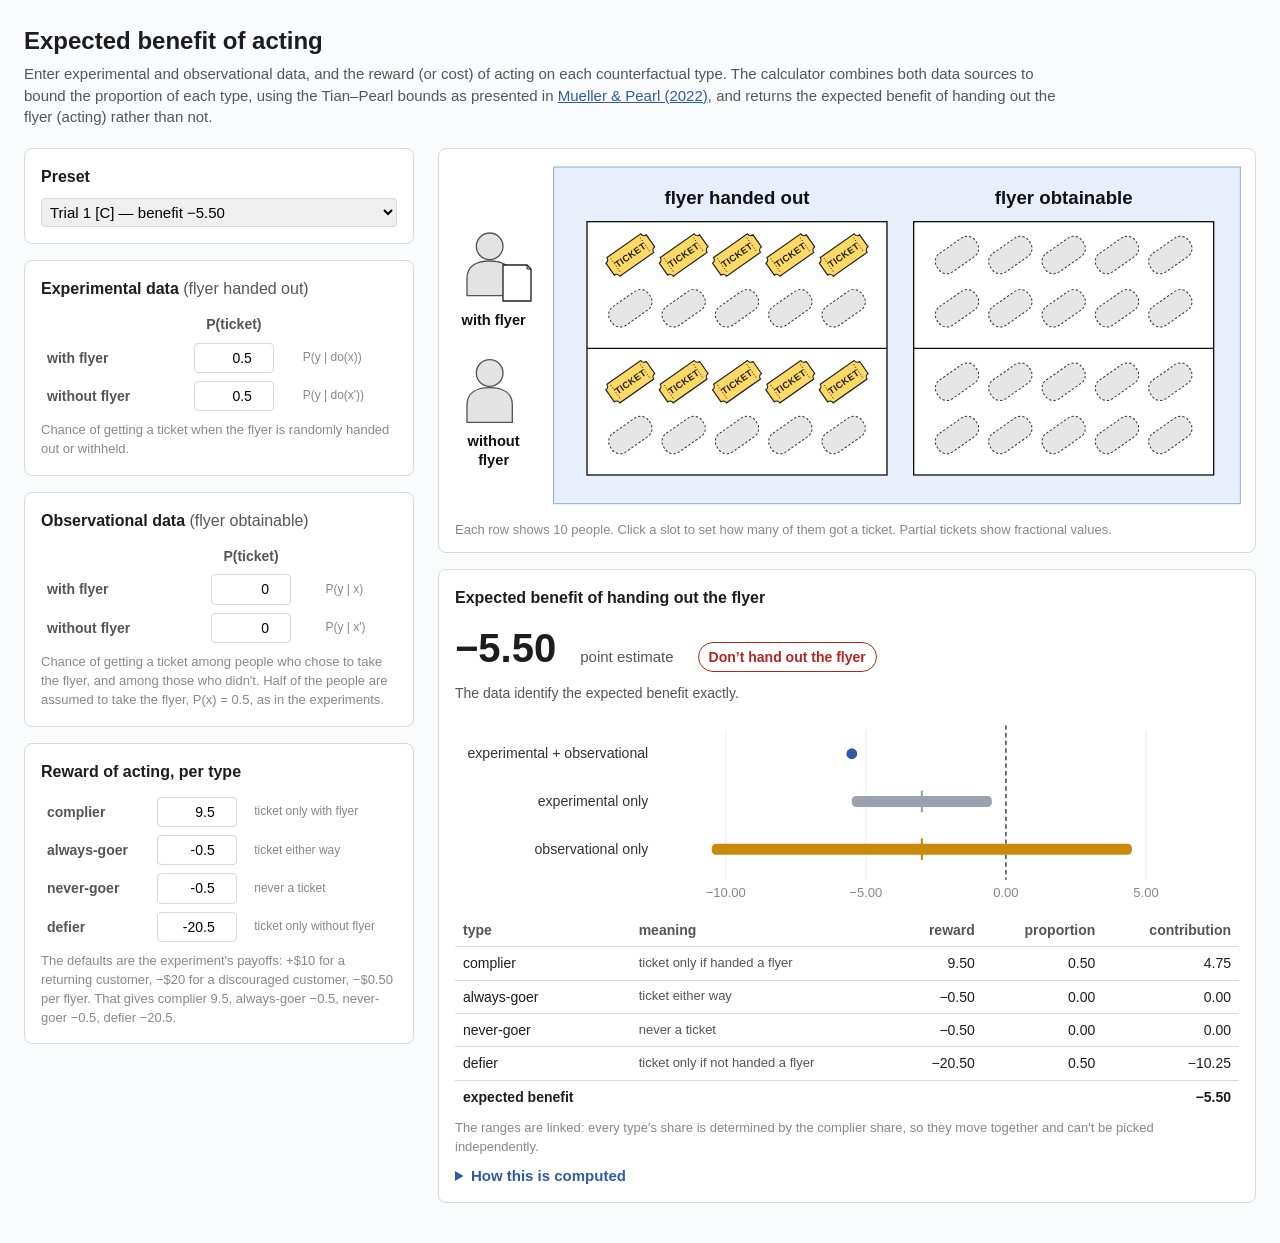
<file: docs/calculator/index.html>
<!DOCTYPE html>
<html lang="en">
<head>
<meta charset="utf-8">
<meta name="viewport" content="width=device-width, initial-scale=1">
<title>Expected benefit calculator</title>
<style>
  :root {
    --ink: #1d1d1f;
    --ink-2: #555;
    --ink-3: #888;
    --line: #d6d9de;
    --panel: #e9effa;
    --panel-border: #8eaadb;
    --accent: #2f5aa8;
    --good: #1e7a3c;
    --bad: #b3261e;
    --warn-bg: #fff4e5;
    --err-bg: #fdecea;
  }
  * { box-sizing: border-box; }
  body {
    margin: 0; padding: 24px; color: var(--ink);
    font-family: -apple-system, BlinkMacSystemFont, "Helvetica Neue", Arial, sans-serif;
    font-size: 15px; line-height: 1.45; background: #fafbfc;
  }
  h1 { font-size: 24px; margin: 0 0 4px; }
  h2 { font-size: 16px; margin: 0 0 10px; }
  p.lede { margin: 0 0 20px; color: var(--ink-2); max-width: 70em; }
  .layout { display: grid; grid-template-columns: 390px 1fr; gap: 24px; align-items: start; }
  @media (max-width: 1000px) { .layout { grid-template-columns: 1fr; } }
  .card { background: #fff; border: 1px solid var(--line); border-radius: 8px; padding: 16px; margin-bottom: 16px; }
  .card .hint { color: var(--ink-3); font-size: 13px; margin: 6px 0 0; }
  table.grid { border-collapse: collapse; width: 100%; }
  table.grid th, table.grid td { padding: 4px 6px; text-align: center; font-size: 14px; }
  table.grid th { font-weight: 600; color: var(--ink-2); }
  table.grid th.row { text-align: left; }
  table.grid td.norm { color: var(--ink-3); font-size: 12px; text-align: left; }
  input[type=number] { width: 80px; padding: 4px 6px; font: inherit; border: 1px solid var(--line); border-radius: 4px; text-align: right; }
  input[type=number]:focus { outline: 2px solid var(--accent); outline-offset: -1px; }
  select { font: inherit; padding: 4px; border-radius: 4px; border: 1px solid var(--line); width: 100%; }
  .figure { background: #fff; border: 1px solid var(--line); border-radius: 8px; padding: 8px; margin-bottom: 16px; }
  .figure svg { width: 100%; height: auto; display: block; }
  .figure .hint { color: var(--ink-3); font-size: 13px; margin: 4px 8px; }
  .slot { cursor: pointer; }
  .slot:hover .hover-ring { stroke: var(--accent); stroke-width: 3; }
  .headline { display: flex; flex-wrap: wrap; gap: 24px; align-items: baseline; }
  .headline .big { font-size: 40px; font-weight: 700; font-variant-numeric: tabular-nums; }
  .headline .range { color: var(--ink-2); font-variant-numeric: tabular-nums; }
  .badge { display: inline-block; padding: 4px 10px; border-radius: 999px; font-weight: 600; font-size: 14px; border: 1.5px solid currentColor; }
  .badge.act { color: var(--good); }
  .badge.dont { color: var(--bad); }
  .badge.neutral { color: var(--ink-2); }
  .note { color: var(--ink-2); font-size: 14px; margin-top: 6px; }
  .msg { padding: 10px 12px; border-radius: 6px; margin-bottom: 12px; font-size: 14px; }
  .msg.err { background: var(--err-bg); color: var(--bad); }
  table.types { border-collapse: collapse; width: 100%; font-variant-numeric: tabular-nums; }
  table.types th, table.types td { padding: 6px 8px; border-bottom: 1px solid var(--line); text-align: right; font-size: 14px; }
  table.types th:first-child, table.types td:first-child, table.types td.desc { text-align: left; }
  table.types th { color: var(--ink-2); font-weight: 600; }
  table.types td.desc { color: var(--ink-2); font-size: 13px; }
  table.types tfoot td { font-weight: 700; border-bottom: none; }
  details { margin-top: 8px; }
  summary { cursor: pointer; color: var(--accent); font-weight: 600; }
  table.terms { border-collapse: collapse; font-size: 13px; font-variant-numeric: tabular-nums; margin: 6px 0 12px; }
  table.terms td { padding: 2px 10px 2px 0; }
  table.terms tr.active td { font-weight: 700; color: var(--accent); }
  .mono { font-family: ui-monospace, Menlo, monospace; font-size: 13px; }
  .chart-tip { position: fixed; pointer-events: none; background: #1d1d1f; color: #fff; padding: 6px 8px; border-radius: 4px; font-size: 12px; display: none; z-index: 10; }
  a { color: var(--accent); }
</style>
</head>
<body>

<h1>Expected benefit of acting</h1>
<p class="lede">
  Enter experimental and observational data, and the reward (or cost) of acting on each counterfactual
  type. The calculator combines both data sources to bound the proportion of each type, using the
  Tian&ndash;Pearl bounds as presented in
  <a href="https://arxiv.org/abs/2208.09558" target="_blank" rel="noopener">Mueller &amp; Pearl (2022)</a>,
  and returns the expected benefit of handing out the flyer (acting) rather than not.
</p>

<div class="layout">
  <div>
    <div class="card">
      <h2>Preset</h2>
      <select id="preset"></select>
    </div>

    <div class="card">
      <h2>Experimental data <span style="font-weight:400;color:var(--ink-2)">(flyer handed out)</span></h2>
      <table class="grid">
        <tr><th></th><th>P(ticket)</th><th></th></tr>
        <tr><th class="row">with flyer</th>
          <td><input type="number" id="exp-x" min="0" max="1" step="0.1"></td>
          <td class="norm">P(y | do(x))</td></tr>
        <tr><th class="row">without flyer</th>
          <td><input type="number" id="exp-xp" min="0" max="1" step="0.1"></td>
          <td class="norm">P(y | do(x'))</td></tr>
      </table>
      <p class="hint">Chance of getting a ticket when the flyer is randomly handed out or withheld.</p>
    </div>
    <div class="card">
      <h2>Observational data <span style="font-weight:400;color:var(--ink-2)">(flyer obtainable)</span></h2>
      <table class="grid">
        <tr><th></th><th>P(ticket)</th><th></th></tr>
        <tr><th class="row">with flyer</th>
          <td><input type="number" id="obs-x" min="0" max="1" step="0.1"></td>
          <td class="norm">P(y | x)</td></tr>
        <tr><th class="row">without flyer</th>
          <td><input type="number" id="obs-xp" min="0" max="1" step="0.1"></td>
          <td class="norm">P(y | x')</td></tr>
      </table>
      <p class="hint">Chance of getting a ticket among people who chose to take the flyer, and among those who didn't. Half of the people are assumed to take the flyer, P(x) = 0.5, as in the experiments.</p>
    </div>
    <div class="card">
      <h2>Reward of acting, per type</h2>
      <table class="grid">
        <tr><th class="row">complier</th><td><input type="number" id="r-complier" step="0.5"></td><td class="norm">ticket only with flyer</td></tr>
        <tr><th class="row">always-goer</th><td><input type="number" id="r-always" step="0.5"></td><td class="norm">ticket either way</td></tr>
        <tr><th class="row">never-goer</th><td><input type="number" id="r-never" step="0.5"></td><td class="norm">never a ticket</td></tr>
        <tr><th class="row">defier</th><td><input type="number" id="r-defier" step="0.5"></td><td class="norm">ticket only without flyer</td></tr>
      </table>
      <p class="hint">The defaults are the experiment's payoffs: +$10 for a returning customer, &minus;$20 for a
        discouraged customer, &minus;$0.50 per flyer. That gives complier 9.5, always-goer &minus;0.5,
        never-goer &minus;0.5, defier &minus;20.5.</p>
    </div>
  </div>

  <div>
    <div class="figure">
      <svg id="fig" viewBox="0 0 1200 540" role="img" aria-label="Experimental and observational data"></svg>
      <p class="hint">Each row shows 10 people. Click a slot to set how many of them got a ticket. Partial
        tickets show fractional values.</p>
    </div>

    <div class="card" id="results"></div>
  </div>
</div>

<div class="chart-tip" id="tip"></div>

<script src="benefit.js"></script>
<script>
(function () {
  const NS = "http://www.w3.org/2000/svg";
  const DEFAULT_REWARDS = { complier: 9.5, always: -0.5, never: -0.5, defier: -20.5 };

  // Trials from Table 1 of the manuscript (ordered by expected benefit):
  // label, P(y|do(x)), P(y|do(x')), P(y|x), P(y|x'), expected benefit.
  // Observational P(x) = 0.5. (A)-(F) refer to Figure 2, [A]-[F] to Figure 6.
  const TRIALS = [
    ["1 [C]", 0.5, 0.5, 0.0, 0.0, -5.5],
    ["2 [A]", 0.5, 0.5, 1.0, 1.0, -5.5],
    ["3", 0.5, 0.4, 0.0, 0.0, -3.5],
    ["4", 0.6, 0.5, 0.2, 0.0, -3.5],
    ["5", 0.6, 0.5, 1.0, 1.0, -3.5],
    ["6", 0.6, 0.4, 0.2, 0.0, -2.0],
    ["7 [E]", 0.7, 0.5, 0.4, 0.0, -1.5],
    ["8 (A)", 0.7, 0.5, 1.0, 1.0, -1.5],
    ["9", 0.5, 0.3, 0.0, 0.0, -1.5],
    ["10 (D), [D]", 0.5, 0.5, 0.0, 1.0, -0.5],
    ["11 (E), [B]", 0.5, 0.5, 1.0, 0.0, -0.5],
    ["12", 0.5, 0.4, 1.0, 0.0, 0.5],
    ["13", 0.6, 0.5, 0.2, 1.0, 0.5],
    ["14", 0.6, 0.5, 1.0, 0.0, 0.5],
    ["15", 0.5, 0.2, 0.0, 0.0, 0.5],
    ["16", 0.6, 0.4, 1.0, 0.0, 1.5],
    ["17 (C), [F]", 0.7, 0.5, 0.4, 1.0, 1.5],
    ["18 (B)", 0.7, 0.5, 1.0, 0.0, 1.5],
    ["19", 0.5, 0.3, 1.0, 0.0, 1.5],
    ["20", 0.7, 0.3, 1.0, 0.6, 1.5],
    ["21", 0.5, 0.2, 1.0, 0.0, 2.5],
    ["22 (F)", 0.7, 0.3, 1.0, 0.0, 3.5],
  ];

  const state = {
    exp: { x: 0, xp: 0 }, // P(y | do(x)), P(y | do(x'))
    obs: { x: 0, xp: 0 }, // P(y | x), P(y | x'); P(x) = 0.5
    rewards: { ...DEFAULT_REWARDS },
  };

  const $ = (id) => document.getElementById(id);
  const round = (x, d = 3) => Math.round(x * 10 ** d) / 10 ** d;
  const fmtP = (x) => round(x, 3).toFixed(2).replace(/^-0\.00$/, "0.00");
  const fmtB = (x) => {
    const v = round(x, 4);
    const s = Math.abs(v).toFixed(2);
    return (v < 0 && s !== "0.00" ? "−" : "") + s;
  };

  // ---------- presets ----------
  function loadTrial(i) {
    const [, pydx, pydxp, pyx, pyxp] = TRIALS[i];
    state.obs = { x: pyx, xp: pyxp };
    state.exp = { x: pydx, xp: pydxp };
  }
  const presetSel = $("preset");
  presetSel.innerHTML =
    '<option value="custom">Custom</option>' +
    TRIALS.map((t, i) => `<option value="${i}">Trial ${t[0]} \u2014 benefit ${fmtB(t[5])}</option>`).join("");
  presetSel.addEventListener("change", () => {
    if (presetSel.value === "custom") return;
    loadTrial(+presetSel.value);
    syncInputs();
    update();
  });

  // ---------- inputs ----------
  const inputMap = [];
  for (const src of ["exp", "obs"]) {
    for (const k of ["x", "xp"]) inputMap.push([`${src}-${k}`, src, k]);
  }
  for (const k of ["complier", "always", "never", "defier"]) inputMap.push([`r-${k}`, "rewards", k]);

  function syncInputs() {
    for (const [id, src, k] of inputMap) $(id).value = state[src][k];
  }
  for (const [id, src, k] of inputMap) {
    $(id).addEventListener("input", (e) => {
      const v = parseFloat(e.target.value);
      state[src][k] = Number.isFinite(v) ? v : NaN;
      if (src !== "rewards") presetSel.value = "custom";
      update();
    });
  }

  // ---------- figure ----------
  function el(name, attrs = {}, parent) {
    const node = document.createElementNS(NS, name);
    for (const a in attrs) node.setAttribute(a, attrs[a]);
    if (parent) parent.appendChild(node);
    return node;
  }

  const TICKET_PATH =
    "M -31,-17 H 31 A 6 6 0 0 0 37,-11 V 11 A 6 6 0 0 0 31,17 H -31 A 6 6 0 0 0 -37,11 V -11 A 6 6 0 0 0 -31,-17 Z";

  function drawTicket(parent) {
    el("path", { d: TICKET_PATH, fill: "#FFD966", stroke: "#222", "stroke-width": 1.8 }, parent);
    el("line", { x1: -27, y1: -13, x2: -27, y2: 13, stroke: "#222", "stroke-width": 1.2, "stroke-dasharray": "2 2.5" }, parent);
    el("line", { x1: 27, y1: -13, x2: 27, y2: 13, stroke: "#222", "stroke-width": 1.2, "stroke-dasharray": "2 2.5" }, parent);
    const t = el("text", {
      x: 0, y: 5, "text-anchor": "middle", "font-family": "Arial, sans-serif",
      "font-size": 14, "font-weight": 700, fill: "#222", "letter-spacing": 0.5,
    }, parent);
    t.textContent = "TICKET";
  }

  function drawEmpty(parent) {
    el("rect", {
      x: -35, y: -17, width: 70, height: 34, rx: 15, fill: "#e6e6e6",
      stroke: "#333", "stroke-width": 1.5, "stroke-dasharray": "3.5 3",
    }, parent);
  }

  let clipCounter = 0;
  function drawSlot(parent, cx, cy, fill, onClick) {
    const g = el("g", { class: "slot", transform: `translate(${cx},${cy})` }, parent);
    el("rect", { x: -40, y: -38, width: 80, height: 76, fill: "transparent" }, g); // hit target
    const inner = el("g", { transform: "rotate(-35)" }, g);
    el("path", { d: TICKET_PATH, fill: "none", stroke: "none", class: "hover-ring" }, inner);
    if (fill >= 0.999) {
      drawTicket(inner);
    } else {
      drawEmpty(inner);
      if (fill > 0.001) {
        const id = `clip${clipCounter++}`;
        const cp = el("clipPath", { id }, inner);
        el("rect", { x: -40, y: -20, width: 3 + 74 * fill, height: 40 }, cp);
        const part = el("g", { "clip-path": `url(#${id})` }, inner);
        drawTicket(part);
      }
    }
    // hover ring drawn last so it's visible on top
    inner.appendChild(inner.querySelector(".hover-ring"));
    g.addEventListener("click", onClick);
  }

  function drawPerson(parent, cx, cy, withFlyer) {
    const g = el("g", { transform: `translate(${cx},${cy})` }, parent);
    el("path", {
      d: "M -34,48 V 22 C -34,4 -20,-4 0,-4 C 20,-4 34,4 34,22 V 48 Z",
      fill: "#e3e3e3", stroke: "#555", "stroke-width": 2,
    }, g);
    el("circle", { cx: 0, cy: -26, r: 20, fill: "#e3e3e3", stroke: "#555", "stroke-width": 2 }, g);
    if (withFlyer) {
      el("path", {
        d: "M 20,2 H 56 L 62,8 V 56 H 20 Z", fill: "#fff", stroke: "#222", "stroke-width": 2,
      }, g);
      el("path", { d: "M 56,2 V 8 H 62", fill: "none", stroke: "#222", "stroke-width": 1.5 }, g);
    }
  }

  function text(parent, x, y, str, attrs = {}) {
    const t = el("text", {
      x, y, "text-anchor": "middle", "font-family": "Arial, sans-serif", fill: "#111", ...attrs,
    }, parent);
    t.textContent = str;
    return t;
  }

  // conditional P(ticket | row) for each panel row
  function rowProbs() {
    const clamp = (v) => (Number.isFinite(v) ? Math.max(0, Math.min(1, v)) : 0);
    return {
      exp: [clamp(state.exp.x), clamp(state.exp.xp)],
      obs: [clamp(state.obs.x), clamp(state.obs.xp)],
    };
  }

  // click slot i in a row: set that row to (i+1)/10 tickets
  function setRow(src, row, i) {
    const probs = rowProbs()[src];
    let k = i + 1;
    if (Math.abs(probs[row] * 10 - k) < 1e-6) k = i; // clicking the last ticket removes it
    state[src][row === 0 ? "x" : "xp"] = k / 10;
    presetSel.value = "custom";
    syncInputs();
    update();
  }

  function drawFigure() {
    const svg = $("fig");
    svg.innerHTML = "";
    clipCounter = 0;
    el("rect", { x: 160, y: 15, width: 1030, height: 505, fill: "#e9effa", stroke: "#8eaadb", "stroke-width": 1.5 }, svg);

    drawPerson(svg, 64, 160, true);
    text(svg, 70, 252, "with flyer", { "font-size": 22, "font-weight": 700 });
    drawPerson(svg, 64, 350, false);
    text(svg, 70, 434, "without", { "font-size": 22, "font-weight": 700 });
    text(svg, 70, 462, "flyer", { "font-size": 22, "font-weight": 700 });

    const probs = rowProbs();
    const panels = [
      { src: "exp", x: 210, title: "flyer handed out" },
      { src: "obs", x: 700, title: "flyer obtainable" },
    ];
    for (const p of panels) {
      text(svg, p.x + 225, 70, p.title, { "font-size": 28, "font-weight": 700 });
      el("rect", { x: p.x, y: 97, width: 450, height: 380, fill: "#fff", stroke: "#111", "stroke-width": 2 }, svg);
      el("line", { x1: p.x, y1: 287, x2: p.x + 450, y2: 287, stroke: "#111", "stroke-width": 2 }, svg);
      for (let row = 0; row < 2; row++) {
        const tickets = probs[p.src][row] * 10;
        const y0 = row === 0 ? 147 : 337;
        for (let i = 0; i < 10; i++) {
          const cx = p.x + 65 + (i % 5) * 80;
          const cy = y0 + Math.floor(i / 5) * 80;
          const fill = Math.max(0, Math.min(1, tickets - i));
          drawSlot(svg, cx, cy, fill, () => setRow(p.src, row, i));
        }
      }
    }
  }

  // ---------- results ----------
  function intervalChart(rows) {
    const W = 700, H = 40 + rows.length * 44, L = 190, R = 30;
    const vals = [0];
    rows.forEach((r) => vals.push(r.low, r.high));
    let lo = Math.min(...vals), hi = Math.max(...vals);
    const pad = Math.max((hi - lo) * 0.12, 0.5);
    lo -= pad; hi += pad;
    const x = (v) => L + ((v - lo) / (hi - lo)) * (W - L - R);

    const svg = document.createElementNS(NS, "svg");
    svg.setAttribute("viewBox", `0 0 ${W} ${H}`);
    svg.setAttribute("style", "width:100%;max-width:760px;height:auto;display:block");

    // ticks
    const step = niceStep((hi - lo) / 6);
    for (let t = Math.ceil(lo / step) * step; t <= hi + 1e-9; t += step) {
      const tx = x(t);
      el("line", { x1: tx, y1: 10, x2: tx, y2: H - 24, stroke: "#eceef1", "stroke-width": 1 }, svg);
      text(svg, tx, H - 8, fmtB(t), { "font-size": 12, fill: "#888" });
    }
    el("line", { x1: x(0), y1: 6, x2: x(0), y2: H - 24, stroke: "#555", "stroke-width": 1.5, "stroke-dasharray": "4 3" }, svg);

    rows.forEach((r, i) => {
      const y = 32 + i * 44;
      text(svg, L - 12, y + 4, r.label, { "font-size": 13, "text-anchor": "end", fill: "#333" });
      const g = el("g", {}, svg);
      el("rect", { x: L, y: y - 18, width: W - L - R, height: 36, fill: "transparent" }, g);
      const x1 = x(r.low), x2 = x(r.high);
      if (x2 - x1 < 1) {
        el("circle", { cx: x1, cy: y, r: 6, fill: r.color, stroke: "#fff", "stroke-width": 2 }, g);
      } else {
        el("rect", { x: x1, y: y - 5, width: x2 - x1, height: 10, rx: 4, fill: r.color }, g);
        el("line", { x1: x(r.mid), y1: y - 10, x2: x(r.mid), y2: y + 10, stroke: r.color, "stroke-width": 2 }, g);
      }
      const tipText = r.high - r.low < 1e-9
        ? `${r.label}: ${fmtB(r.low)}`
        : `${r.label}: ${fmtB(r.low)} to ${fmtB(r.high)} (midpoint ${fmtB(r.mid)})`;
      attachTip(g, tipText);
    });
    return svg;
  }

  function niceStep(raw) {
    const p = 10 ** Math.floor(Math.log10(raw));
    const m = raw / p;
    return (m < 1.5 ? 1 : m < 3 ? 2 : m < 7 ? 5 : 10) * p;
  }

  const tip = $("tip");
  function attachTip(node, str) {
    node.addEventListener("mousemove", (e) => {
      tip.textContent = str;
      tip.style.display = "block";
      tip.style.left = e.clientX + 12 + "px";
      tip.style.top = e.clientY + 12 + "px";
    });
    node.addEventListener("mouseleave", () => (tip.style.display = "none"));
  }

  function rangeStr(a, b, f) {
    return Math.abs(a - b) < 5e-4 ? f(a) : `${f(Math.min(a, b))} to ${f(Math.max(a, b))}`;
  }

  function renderResults(res) {
    const out = $("results");
    out.innerHTML = "";
    if (res.errors.length) {
      out.innerHTML = res.errors.map((e) => `<div class="msg err">${e}</div>`).join("");
      if (!res.benefit) return;
    }
    if (Object.values(state.rewards).some((v) => !Number.isFinite(v))) {
      out.innerHTML += `<div class="msg err">All rewards must be numbers.</div>`;
      return;
    }
    if (res.errors.length) return;

    const b = res.benefit;
    const point = b.high - b.low < 1e-9;
    let badge;
    if (b.mid > 1e-9) badge = '<span class="badge act">Hand out the flyer</span>';
    else if (b.mid < -1e-9) badge = '<span class="badge dont">Don’t hand out the flyer</span>';
    else badge = '<span class="badge neutral">Indifferent</span>';

    let note;
    if (point) note = "The data identify the expected benefit exactly.";
    else if (b.low > 0 || b.high < 0) note = "The decision is the same everywhere in the range.";
    else note = "The range includes 0, so the decision uses the midpoint, as in the paper’s analysis.";

    const head = document.createElement("div");
    head.innerHTML = `
      <h2>Expected benefit of handing out the flyer</h2>
      <div class="headline">
        <div class="big">${fmtB(b.mid)}</div>
        <div class="range">${point ? "point estimate" : `range ${fmtB(b.low)} to ${fmtB(b.high)} (midpoint shown)`}</div>
        <div>${badge}</div>
      </div>
      <div class="note">${note}</div>`;
    out.appendChild(head);

    const chartWrap = document.createElement("div");
    chartWrap.style.margin = "16px 0 8px";
    chartWrap.appendChild(intervalChart([
      { label: "experimental + observational", ...b, color: "#2f5aa8" },
      { label: "experimental only", ...res.benefitExp, color: "#9aa3ad" },
      { label: "observational only", ...res.benefitObs, color: "#c98a0b" },
    ]));
    out.appendChild(chartWrap);

    // types table
    const tl = res.typesLo, th = res.typesHi, r = state.rewards;
    const rows = [
      ["complier", "ticket only if handed a flyer", "complier"],
      ["always-goer", "ticket either way", "always"],
      ["never-goer", "never a ticket", "never"],
      ["defier", "ticket only if not handed a flyer", "defier"],
    ];
    const tbl = document.createElement("div");
    tbl.innerHTML = `
      <table class="types">
        <thead><tr><th>type</th><th style="text-align:left">meaning</th><th>reward</th><th>proportion</th><th>contribution</th></tr></thead>
        <tbody>
          ${rows.map(([name, desc, k]) => `
            <tr><td>${name}</td><td class="desc">${desc}</td><td>${fmtB(r[k])}</td>
              <td>${rangeStr(tl[k], th[k], fmtP)}</td>
              <td>${rangeStr(r[k] * tl[k], r[k] * th[k], fmtB)}</td></tr>`).join("")}
        </tbody>
        <tfoot><tr><td>expected benefit</td><td></td><td></td><td></td><td>${point ? fmtB(b.low) : `${fmtB(b.low)} to ${fmtB(b.high)}`}</td></tr></tfoot>
      </table>
      <p class="hint" style="color:var(--ink-3);font-size:13px">The ranges are linked: every type's share is
        determined by the complier share, so they move together and can't be picked independently.</p>`;
    out.appendChild(tbl);

    // details
    const lo = res.pns.lo, hi = res.pns.hi;
    const termRows = (terms, target) => terms.map((t) =>
      `<tr class="${Math.abs(t.value - target) < 1e-9 ? "active" : ""}"><td>${t.label}</td><td>${fmtP(t.value)}</td></tr>`).join("");
    const det = document.createElement("details");
    det.innerHTML = `
      <summary>How this is computed</summary>
      <p><b>Data.</b> Experimental: P(y<sub>x</sub>) = ${fmtP(res.exp.Pyx)}, P(y<sub>x'</sub>) = ${fmtP(res.exp.Pyxp)},
        ATE = ${fmtP(res.exp.ATE)}. Observational: P(y|x) = ${fmtP(res.obs.Pyx_obs)}, P(y|x') = ${fmtP(res.obs.Pyxp_obs)},
        P(x) = ${fmtP(res.obs.Px)}, P(y) = ${fmtP(res.obs.Py)}.</p>
      <p><b>Step 1: bound the share of compliers.</b> P(benefit) = P(y<sub>x</sub>, y'<sub>x'</sub>), using the
        Tian&ndash;Pearl bounds (Mueller &amp; Pearl, 2022). Binding terms are highlighted.</p>
      <div style="display:flex;gap:32px;flex-wrap:wrap">
        <div>lower bound = max of
          <table class="terms">${termRows(res.pns.lowerTerms, lo)}</table></div>
        <div>upper bound = min of
          <table class="terms">${termRows(res.pns.upperTerms, hi)}</table></div>
      </div>
      <p>So ${rangeStr(lo, hi, fmtP)} are compliers. With experimental data only, the range would be
        ${rangeStr(res.pnsExp.lo, res.pnsExp.hi, fmtP)}; with observational data only,
        ${rangeStr(res.pnsObs.lo, res.pnsObs.hi, fmtP)}.</p>
      <p><b>Step 2: get the other types.</b> P(defier) = P(complier) &minus; ATE, P(always-goer) = P(y<sub>x</sub>) &minus;
        P(complier), P(never-goer) = P(y'<sub>x'</sub>) &minus; P(complier).</p>
      <p><b>Step 3: compute the expected benefit.</b> B = &beta;&middot;P(complier) + &gamma;&middot;P(always) + &theta;&middot;P(never) + &delta;&middot;P(defier).
        B is linear in P(complier) with slope &sigma; = &beta; &minus; &gamma; &minus; &theta; + &delta; = ${fmtB(res.sigma)},
        so its extremes lie at the complier bounds (Li &amp; Pearl, 2019, Theorem 1).
        ${Math.abs(res.sigma) < 1e-9 ? "Here &sigma; = 0 (gain equality), so B is a point estimate." : ""}</p>
      <p><b>Observational data only.</b> Without an experiment, we only know what happened to people under
        the choice they made. Someone who took the flyer and got a ticket could be a complier or an
        always-goer; someone who took it and got no ticket could be a never-goer or a defier; someone who
        didn't take it and got a ticket could be an always-goer or a defier; and someone who didn't take it
        and got no ticket could be a complier or a never-goer. The range assigns each group entirely to
        its best type (upper end) or worst type (lower end):
        ${fmtB(res.benefitObs.low)} to ${fmtB(res.benefitObs.high)}.</p>`;
    out.appendChild(det);
  }

  function update() {
    drawFigure();
    const e = state.exp, o = state.obs;
    const vals = [e.x, e.xp, o.x, o.xp];
    if (vals.some((v) => !Number.isFinite(v) || v < 0 || v > 1)) {
      renderResults({ errors: ["All probabilities must be numbers between 0 and 1."] });
      return;
    }
    // observational joint probabilities with P(x) = 0.5
    const obsJoint = { xy: o.x / 2, xyp: (1 - o.x) / 2, xpy: o.xp / 2, xpyp: (1 - o.xp) / 2 };
    const expArms = { xy: e.x, xyp: 1 - e.x, xpy: e.xp, xpyp: 1 - e.xp };
    renderResults(Benefit.compute(obsJoint, expArms, state.rewards));
  }

  presetSel.value = "0";
  loadTrial(0);
  syncInputs();
  update();
})();
</script>
</body>
</html>
</file>
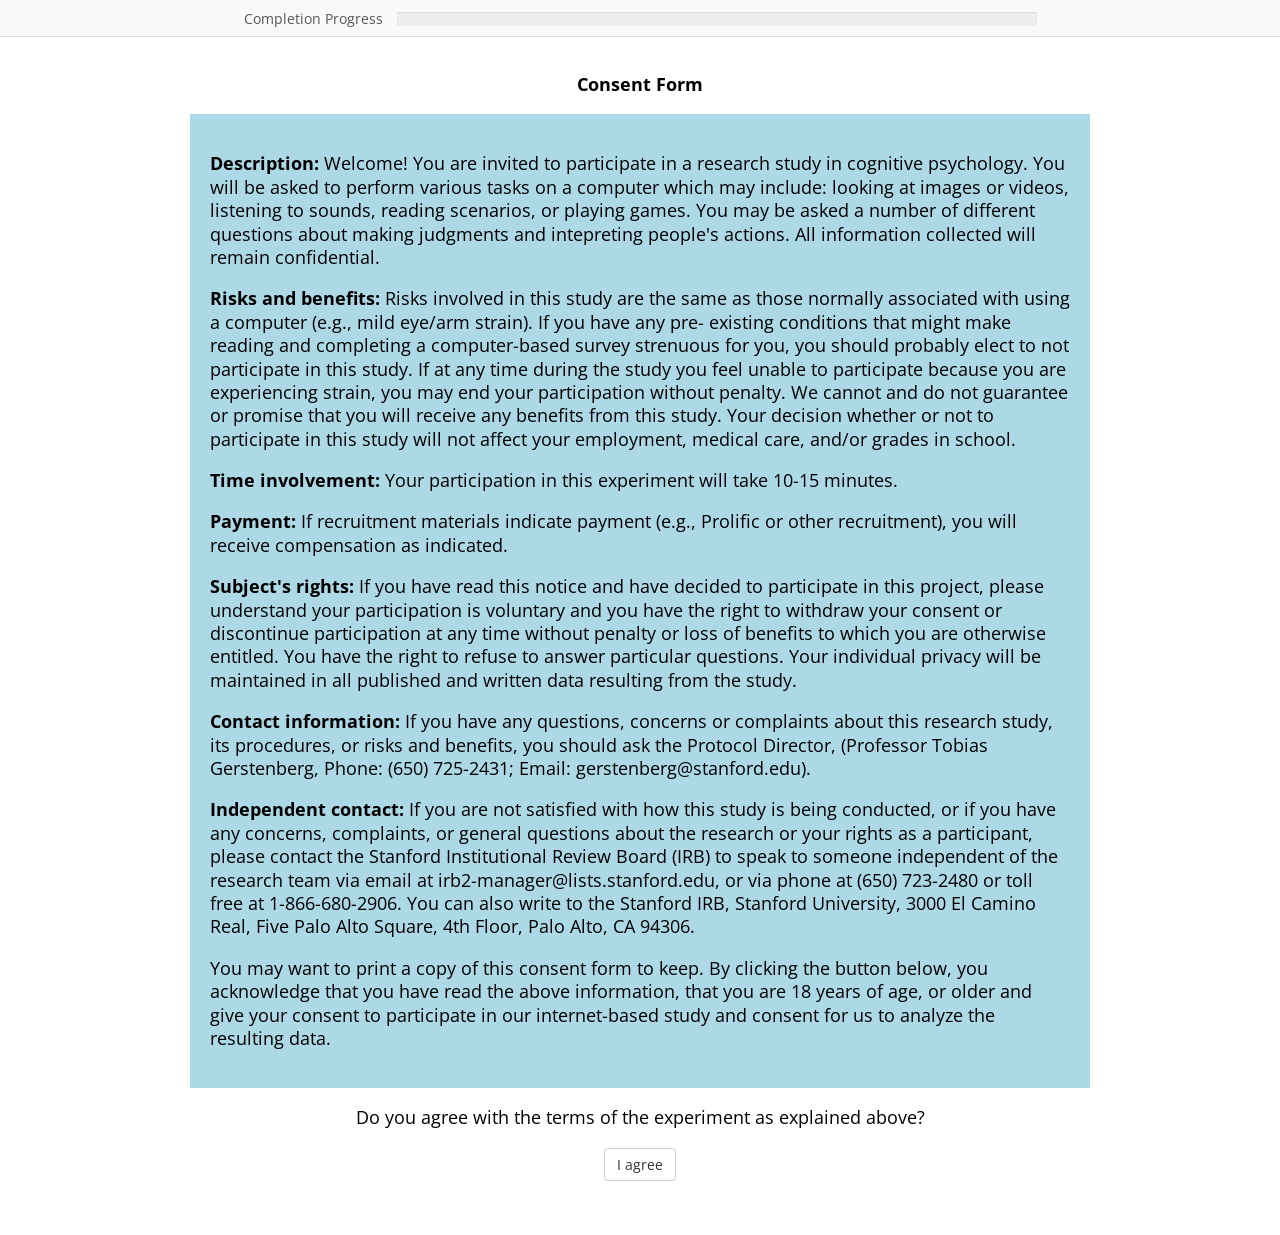
<file: code/experiments/experiment1_no_feedback_observation_left/index.html>
<!DOCTYPE html>
<html>
    <head>
        <title> Experiment 1 </title>
        
        <link rel="stylesheet" href='css/jspsych.css' />
        <link rel="stylesheet" href='css/jquery-ui-edit.css' />
       
        <script src='js/jquery.min.js'></script>
        <script src='js/jquery-ui.min.js'></script>
        <script src='https://proliferate.alps.science/static/js/proliferate.js'></script>

        <script src='js/jspsych.js'></script>
        <script src='js/jspsych-instructions.js'></script>
        <script src='js/jspsych-button.js'></script>
        <script src='js/jspsych-multi-choice.js'></script>
        <script src='js/jspsych-form.js'></script>
        <script src='js/trial_info.js'></script>
    </head>
    </body></body>
    <script>
        // create timeline
        timeline = [];
        benefits = [];
        optimal_decisions = [];

        // display welcome screen
        var welcome = {
            type: 'html-button-response',
            stimulus: '<p><b>Consent Form</b></p> <div style="text-align:left;' +
                'background-color:lightblue; padding:20px; max-width:900px;">' +
                '<p><b>Description:</b> Welcome! You are invited to participate' +
                ' in a research study in cognitive psychology. You will be asked' +
                ' to perform various tasks on a computer which may include:' +
                ' looking at images or videos, listening to sounds, reading' +
                ' scenarios, or playing games. You may be asked a number of' +
                // careful about single quotes
                " different questions about making judgments and intepreting" +
                " people's actions. All information collected will remain" +
                ' confidential. </p>' +
                ' <p> <b>Risks and benefits:</b> Risks involved in this study' +
                ' are the same as those normally associated with using a' +
                ' computer (e.g., mild eye/arm strain). If you have any pre-' +
                ' existing conditions that might make reading and completing' +
                ' a computer-based survey strenuous for you, you should' +
                ' probably elect to not participate in this study. If at any' +
                ' time during the study you feel unable to participate because' +
                ' you are experiencing strain, you may end your participation' +
                ' without penalty. We cannot and do not guarantee or promise that' +
                ' you will receive any benefits from this study. Your decision' +
                ' whether or not to participate in this study will not affect' +
                ' your employment, medical care, and/or grades in school. </p>' +
                '<p><b>Time involvement:</b> Your participation in this' +
                ' experiment will take 10-15 minutes. </p>' +
                '<p><b> Payment:</b> If recruitment materials indicate payment' +
                ' (e.g., Prolific or other recruitment), you will receive' +
                ' compensation as indicated. </p>' +
                "<p><b>Subject's rights:</b> If you have read this notice and" +
                ' have decided to participate in this project, please understand' +
                ' your participation is voluntary and you have the right to' +
                ' withdraw your consent or discontinue participation at any' +
                ' time without penalty or loss of benefits to which you are' +
                ' otherwise entitled. You have the right to refuse to answer' +
                ' particular questions. Your individual privacy will be' +
                ' maintained in all published and written data resulting from' +
                ' the study. </p>' +
                '<p><b>Contact information:</b> If you have any questions,' +
                ' concerns or complaints about this research study, its' +
                ' procedures, or risks and benefits, you should ask the' +
                ' Protocol Director, (Professor Tobias Gerstenberg, Phone:' +
                ' (650) 725-2431; Email: gerstenberg@stanford.edu). </p>' +
                '<p><b>Independent contact:</b> If you are not satisfied' +
                ' with how this study is being conducted, or if you have' +
                ' any concerns, complaints, or general questions about the' +
                ' research or your rights as a participant, please contact' +
                ' the Stanford Institutional Review Board (IRB) to speak' +
                ' to someone independent of the research team via email at' +
                ' irb2-manager@lists.stanford.edu, or via phone at' +
                ' (650) 723-2480 or toll free at 1-866-680-2906. You can also' +
                ' write to the Stanford IRB, Stanford University, 3000 El' +
                ' Camino Real, Five Palo Alto Square, 4th Floor, Palo Alto,' +
                ' CA 94306. </p>' +
                '<p>You may want to print a copy of this consent form to' +
                ' keep. By clicking the button below, you acknowledge that' +
                ' you have read the above information, that you are 18 years' +
                ' of age, or older and give your consent to participate in' +
                ' our internet-based study and consent for us to analyze the' +
                ' resulting data. </p> </div>' +
                '<p> Do you agree with the terms of the experiment as explained' +
                ' above? </p>',
            choices: ['I agree']
        }
        timeline.push(welcome);

        var info = "<div style=\"display: inline-block\">" +
            "<style type=\"text/css\">\n" +
            ".tg  {border-collapse:collapse;border-spacing:0;}\n" +
            ".tg td{border-color:black;border-style:solid;border-width:1px;font-family:Arial, sans-serif;font-size:14px;\n" +
            "  overflow:hidden;padding:10px 5px;word-break:normal;}\n" +
            ".tg th{border-color:black;border-style:solid;border-width:1px;font-family:Arial, sans-serif;font-size:14px;\n" +
            "  font-weight:normal;overflow:hidden;padding:10px 5px;word-break:normal;}\n" +
            ".tg .tg-7btt{border-color:inherit;font-weight:bold;text-align:center;vertical-align:top}\n" +
            "</style>\n" +
            "<table class=\"tg\">\n" +
            "<thead>\n" +
            "  <tr>\n" +
            "    <th class=\"tg-7btt\">Value of returning customer</th>\n" +
            "    <th class=\"tg-7btt\">Cost of discouraged customer</th>\n" +
            "    <th class=\"tg-7btt\">Cost of flyer</th>\n" +
            "  </tr>\n" +
            "</thead>\n" +
            "<tbody>\n" +
            "  <tr>\n" +
            "    <td class=\"tg-7btt\">+$10</td>\n" +
            "    <td class=\"tg-7btt\">-$20</td>\n" +
            "    <td class=\"tg-7btt\">-$0.50</td>\n" +
            "  </tr>\n" +
            "</tbody>\n" +
            "</table>" +
            "</div>"
        
        var loop_timeline = [];

        var example_pages = [];
        for (var i = 1; i <= 12; i++) {
            page = '<img src="' + example_trial_info[0]['slide' + i] + '"/><br>' +
                '<p class="image-prompt">' + example_trial_info[0]['prompt'+i] +
                '</p>';
            example_pages.push(page);
        }
        bonus_page = '<div style="width:60%; min-width:300px; margin:auto; margin-top:5em;">' +
            '<h2>Bonus Payments</h2><p>' + example_trial_info[0]['prompt13'] +  '</p></div>'
        example_pages.push(bonus_page);
        var e2_trials = [1];
        for (var i = 0; i < e2_trials.length; i++) {
            page = '<h2>Apollo Theater</h2><img src="' + example_trial_info[1]['slide' + e2_trials[i]] +
                '"/><br> <p class="image-prompt">' +
                example_trial_info[1]['prompt'+e2_trials[i]] + '</p>';
            example_pages.push(page);
        }

        var instructions = {
            timeline_variables: example_trial_info,
            type: 'instructions',
            pages: example_pages,
            show_clickable_nav: true,
            on_start: function() { jsPsych.setProgressBar(0.02); },
            on_finish: function() { jsPsych.setProgressBar(0.1); }
        };
        loop_timeline.push(instructions);

        var example_response = {
            type: 'html-button-response',
            stimulus: function() {
                var html = '<h2>Apollo Theater</h2><div id="jspsych-html-slider-response-wrapper">' +
                    '<div id="jspsych-html-slider-response-stimulus"><img src="trials/trialE2-1.png"></div><p>' +
                    'The <b>Apollo Theater</b> is Jeff\'s local theater.<br><br>' + info +
                    '<br><br>Do you want to hand <b>Jeff</b> a flyer?<br><div style="display: inline-block">';
                return html;
            },
            choices: ['No', 'Yes']
        }
        loop_timeline.push(example_response)
        
        // display comprehension questions
        var options_tf = ['True', 'False'];
        var comprehension_qs = {
            type: 'survey-multi-choice',
            questions: [
                {
                    prompt: 'The flyer may encourage or discourage people to see the new movie.',
                    options: options_tf,
                    horizontal: true
                },
                {
                    prompt: 'The effect of the flyer is the same for all movie-goers that frequent the same theater.',
                    options: options_tf,
                    horizontal: true
                },
                {
                    prompt: 'When the flyers are obtainable, movie-goers are free to choose whether or not to take a ' +
                        'flyer.',
                    options: options_tf,
                    horizontal: true
                },
                {
                    prompt: 'When the flyers are handed out, movie-goers are free to choose whether or not to take a ' +
                        'flyer.',
                    options: options_tf,
                    horizontal: true
                },
                {
                    prompt: 'When you are handing out flyers, movie-goers who don\'t receive a flyer are still able ' +
                        'to obtain one if they want one.',
                    options: options_tf,
                    horizontal: true
                }
            ],
            preamble: 'Please answer a few comprehension questions so we know' +
                ' that you understand the setup.',
            on_finish: function(data){
                // jspsych records responses as json strings
                data.correct = (data.responses === '{"Q0":"True","Q1":"False","Q2":"True","Q3":"False","Q4":"False"}');
            }
        }
        loop_timeline.push(comprehension_qs);
        
        var fail_comprehension = {
            timeline: [{
                type: 'html-button-response',
                stimulus: 'Unfortunately, you missed some of the comprehension ' +
                    'questions.</p> <p> Please review the instructions again.',
                choices: ['Review'],
            }],
            conditional_function: function(){
                var data = jsPsych.data.get().last(1).values()[0];
                return !(data.correct);
            }
        }
        loop_timeline.push(fail_comprehension);
        
        var loop_node = {
            timeline: loop_timeline,
            loop_function: function(data){
                var data = jsPsych.data.get().last(1).values()[0];
                return !(data.correct);
            }
        }
        timeline.push(loop_node);
        
        // add transition to start
        var trials_start = {
            type: 'html-button-response',
            stimulus: '<div style="width:60%; min-width:300px;' +
                ' margin:auto; margin-top:5em;"> <p>' +
                start_prompt1 + "<br> <br> Please do not refresh the page." +
                " Click the start button whenever you're ready. <br> </div>",
            choices: ['Start'],
            on_finish: function() { jsPsych.setProgressBar(0.14); },
        };
        timeline.push(trials_start);

        var full_trials = {
            timeline_variables: full_trial_info,
            timeline: [
                {
                    type: 'html-button-response',
                    stimulus: function() {
                        var html = '<h2>'+ jsPsych.timelineVariable('theater', true) +'</h2> ' +
                            '<img src="' + jsPsych.timelineVariable('slide3', true) +
                            '"/><p class="image-prompt">' + jsPsych.timelineVariable('prompt3', true) + '</p>';
                        return html;
                    },
                },
                {
                    type: 'html-button-response',
                    stimulus: function() {
                        var html = '<h2>'+ jsPsych.timelineVariable('theater', true) +'</h2> ' +
                            '<img src="' + jsPsych.timelineVariable('slide6', true) +
                            '"/><p class="image-prompt"><div style="display:inline-block">' +
                            jsPsych.timelineVariable('prompt6', true) + '</div></p>';
                        return html;
                    },
                },
                {
                    type: 'html-button-response',
                    stimulus: function() {
                        var html = '<h2>'+ jsPsych.timelineVariable('theater', true) +'</h2> ' +
                            '<img src="' + jsPsych.timelineVariable('slide7', true) + '"/>' +
                            '<p class="image-prompt"><div style="display:inline-block">' +
                            jsPsych.timelineVariable('prompt7', true) + '</div></p>';
                        return html;
                    },
                    data: { trial: jsPsych.timelineVariable('trial') },
                    choices: ['No', 'Yes']
                }
            ],
            choices: ['Continue'],
            on_finish: function(data) {
                var prog = jsPsych.getProgressBarCompleted();
                var b = jsPsych.timelineVariable('benefit', true);
                if (data.trial) {
                    if (data.button_pressed === '1') {
                        benefits.push(b)
                    } else {
                        benefits.push(0)
                    }
                    if (b > 0) {
                        optimal_decisions.push(b);
                    } else {
                        optimal_decisions.push(0);
                    }
                }
                jsPsych.setProgressBar(prog + 0.03);
            }
        };
        timeline.push(full_trials);

        timeline.push({
            type: 'html-button-response',
            stimulus: '<div style="width:70%; min-width:300px;' +
                ' margin:auto; margin-top:5em;">' +
                start_prompt2 + '<br><br>Click the button below to continue.<br><br></div>',
            choices: ['Continue'],
            on_finish: function() {
                var prog = jsPsych.getProgressBarCompleted();
                jsPsych.setProgressBar(prog + 0.04);
            }
        });

        var condensed_trials = {
            timeline_variables: condensed_trial_info,
            timeline: [
                {
                    type: 'html-button-response',
                    stimulus: function() {
                        var html = '<h2>'+ jsPsych.timelineVariable('theater', true) +'</h2> ' +
                            '<img src="' + jsPsych.timelineVariable('slide7', true) + '"/>' +
                            '<p class="image-prompt"><div style=\"display: inline-block\">' +
                            'The <b>' + jsPsych.timelineVariable('theater', true) + '</b> is ' +
                            jsPsych.timelineVariable('name', true) + '\'s local theater.<br><br>' + info +
                            '<br><br>Do you want to hand <b>' + jsPsych.timelineVariable('name', true) +
                            '</b> a flyer?</div></p>';
                        return html;
                    },
                    data: { trial: jsPsych.timelineVariable('trial') },
                    choices: ['No', 'Yes']
                },
            ],
            randomize_order: true,
            on_finish: function(data) {
                var prog = jsPsych.getProgressBarCompleted();
                var b = jsPsych.timelineVariable('benefit', true);
                if (data.button_pressed === '1') {
                    benefits.push(b)
                } else {
                    benefits.push(0)
                }
                if (b > 0) {
                    optimal_decisions.push(b);
                } else {
                    optimal_decisions.push(0);
                }
                jsPsych.setProgressBar(prog + 0.03);
            },
        };
        timeline.push(condensed_trials);

        // feedback form
        // note: Prolific collects: country of birth, current country of
        //       residence, employment status, first language, nationality,
        //       sex, and student status
        timeline.push({
            type: 'survey-html-form',
            html: '<div style="max-width:700px; text-align:center;"> <p>' +
                'What factors influenced how you decided to respond? Do you' +
                ' have any questions or comments regarding the experiment?' +
                '</p> <textarea name="feedback" cols="40" rows="6"' +
                ' "autofocus"></textarea> <p> Please provide the following' +
                ' information to complete the study. </p> <div style="text-' +
                'align:center;"> <div style="text-align:left; display:' +
                'inline-block; margin-right:20px; line-height:1.8em;"> <ol>' +
                '<li>Age:</li> <br>' +
                '<li>Gender:</li> <br><br>' +
                '<li>Race:</li> <br><br><br><br><br><br>' +
                '<li>Ethnicity:</li>' +
                '</ol> </div>' +
                '<div style="text-align:left; display: inline-block;' +
                ' line-height:1.8em;">' +
                // age text box
                '<input name="age" type="number"  min="18" max="100" /> <br> <br>' +
                // gender options
                '<input name="gender" type="radio" id="female" value=' +
                '"Female" /> <label for="female"> Female </label>' +
                '<input name="gender" type="radio" id="male" value=' +
                '"Male" /> <label for="male"> Male </label>' +
                '<input name="gender" type="radio" id="nonbinary" value=' +
                '"Non-binary" /> <label for="nonbinary"> Non-binary </label> <br>' +
                '<input name="gender" type="radio" id="other_gender" value=' +
                '"other_gender" /> <label for="other_gender"> Other: <input' +
                ' type="text" name="other_gender" /> </label> <br><br>' +
                // race options
                '<input name="race" type="radio" id="white" value=' +
                '"White" /> <label for="white"> White </label> <br>' +
                '<input name="race" type="radio" id="black" value=' +
                '"Black/African American" /> <label for="black">' +
                ' Black/African American </label> <br>' +
                '<input name="race" type="radio" id="am_ind" value=' +
                '"American Indian/Alaska Native" /> <label for="am_ind">' +
                ' American Indian/Alaska Native </label> <br>' +
                '<input name="race" type="radio" id="asian" value=' +
                '"Asian" /> <label for="asian"> Asian </label> <br>' +
                '<input name="race" type="radio" id="pac_isl" value=' +
                '"Native Hawaiian/Pacific Islander" /> <label for="pac_isl">' +
                ' Native Hawaiian/Pacific Islander </label> <br>' +
                '<input name="race" type="radio" id="other_race" value="other_race" />' +
                '<label for="other_race"> Other: <input type="text"' +
                'name="other_race" /> </label> <br><br>' +
                // ethnicity options
                '<input name="ethnicity" type="radio" id="hisp" value=' +
                '"Hispanic" /> <label for="hisp"> Hispanic </label>' +
                '<input name="ethnicity" type="radio" id="nonhisp" value=' +
                '"Non-Hispanic" /> <label for="nonhisp"> Non-Hispanic' +
                ' </label>' +
                '</div> </div>' +
                '<p> Please press the finish button to complete the experiment. </p> </div>',
            button_label: 'Finish',
            on_start: function() { jsPsych.setProgressBar(1.0); }
        });

        jsPsych.init({
            timeline: timeline,
            preload_images: all_images,
            show_progress_bar: true,
            auto_update_progress_bar: false,
            on_finish: function() {
                var data = jsPsych.data.get().filter([
                    {trial_type: 'html-button-response'},
                    {trial_type: 'survey-html-form'},
                ]);
                var values = data.values();

                // construct trials data
                var trials = [];
                for (var i = 0; i < values.length; i++) {
                    if (values[i]['trial']) {
                        var temp = {};
                        temp['trial'] = values[i]['trial'];
                        temp['button_pressed'] = values[i]['button_pressed'];
                        trials.push(temp);
                    }
                }

                // parse demographics and construct participant data
                var participant = JSON.parse(values[values.length-1]['responses']);
                // override if selected "other" or none
                if (participant.gender === "other_gender" || typeof participant.gender == "undefined") {
                    participant.gender = participant.other_gender;
                }
                delete participant.other_gender;
                if (participant.race === "other_race" || typeof participant.race == "undefined") {
                    participant.race = participant.other_race;
                }
                delete participant.other_race;
                if (typeof participant.ethnicity == "undefined") {
                    participant.ethnicity = "";
                }
                participant.age = parseInt(participant.age);
                participant.id = jsPsych.data.getURLVariable('id');
                participant.time = parseInt(values[values.length-1]['time_elapsed']);

                // convert to ISO format for mySQL
                var now = new Date().toISOString();
                participant.timestamp = now.slice(0, 19).replace('T', ' ');

                proliferate.submit({
                    "trials": trials,
                    "participants": participant
                });

                var x = 0, y = 0, z = 0, bonus = 2;
                for (var i = 0; i < benefits.length; i++) {
                    var b = benefits[i];
                    var d = optimal_decisions[i];
                    if (b !== 0) {
                        x++;
                    }
                    if (b === d) {
                        y++;
                    } else {
                        z++;
                    }
                    bonus = bonus + (0.1 * b);
                }
                if (bonus < 0) {
                    bonus = 0;
                }
                bonus = bonus.toFixed(2);

                $('#jspsych-content').css('margin-top', 'auto');
                $('#jspsych-content').html('<div style="margin: auto;"> <p>' +
                    'Congrats on completing our study! Out of the 22 total scenarios, you chose to hand out <b>' + x +
                    '</b> flyers in total.<br><br>You made the right decision in <b>' + y + '</b> scenarios and the ' +
                    'wrong decision in <b>' + z + '</b> scenarios.<br><br>' + 'You earned a total bonus payment of' +
                    ' <b>$' + bonus + '</b>.<br><br>Thank you for participating in this experiment! ' +
                    '</p><p> Redirecting you back to Prolific... </p>');
                setTimeout(function(){}, 500);
            }
        });
    </script>
</html>
</file>
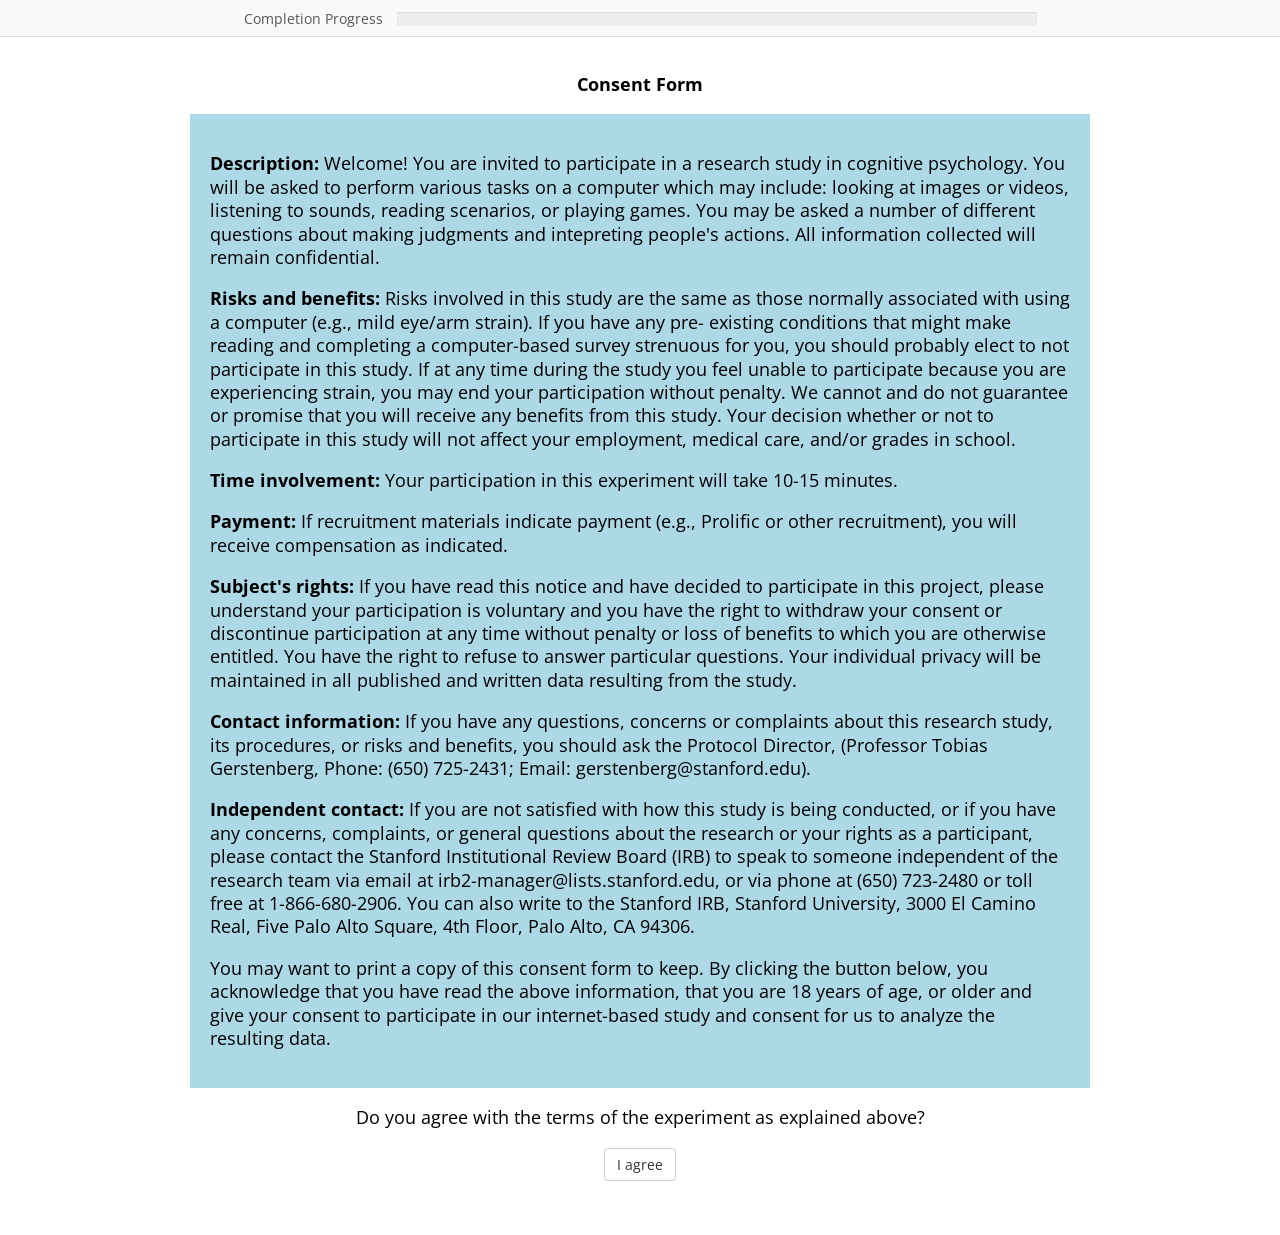
<file: code/experiments/experiment3_feedback_observation_left/index.html>
<!DOCTYPE html>
<html>
    <head>
        <title> Experiment 3 </title>
        
        <link rel="stylesheet" href='css/jspsych.css' />
        <link rel="stylesheet" href='css/jquery-ui-edit.css' />
       
        <script src='js/jquery.min.js'></script>
        <script src='js/jquery-ui.min.js'></script>
        <script src='https://proliferate.alps.science/static/js/proliferate.js'></script>

        <script src='js/jspsych.js'></script>
        <script src='js/jspsych-instructions.js'></script>
        <script src='js/jspsych-button.js'></script>
        <script src='js/jspsych-multi-choice.js'></script>
        <script src='js/jspsych-form.js'></script>
        <script src='js/trial_info.js'></script>
    </head>
    <script>
        // create timeline
        timeline = [];
        benefits = [];
        optimal_decisions = [];

        // display welcome screen
        const welcome = {
            type: 'html-button-response',
            stimulus: '<p><b>Consent Form</b></p> <div style="text-align:left;' +
                'background-color:lightblue; padding:20px; max-width:900px;">' +
                '<p><b>Description:</b> Welcome! You are invited to participate' +
                ' in a research study in cognitive psychology. You will be asked' +
                ' to perform various tasks on a computer which may include:' +
                ' looking at images or videos, listening to sounds, reading' +
                ' scenarios, or playing games. You may be asked a number of' +
                // careful about single quotes
                " different questions about making judgments and intepreting" +
                " people's actions. All information collected will remain" +
                ' confidential. </p>' +
                ' <p> <b>Risks and benefits:</b> Risks involved in this study' +
                ' are the same as those normally associated with using a' +
                ' computer (e.g., mild eye/arm strain). If you have any pre-' +
                ' existing conditions that might make reading and completing' +
                ' a computer-based survey strenuous for you, you should' +
                ' probably elect to not participate in this study. If at any' +
                ' time during the study you feel unable to participate because' +
                ' you are experiencing strain, you may end your participation' +
                ' without penalty. We cannot and do not guarantee or promise that' +
                ' you will receive any benefits from this study. Your decision' +
                ' whether or not to participate in this study will not affect' +
                ' your employment, medical care, and/or grades in school. </p>' +
                '<p><b>Time involvement:</b> Your participation in this' +
                ' experiment will take 10-15 minutes. </p>' +
                '<p><b> Payment:</b> If recruitment materials indicate payment' +
                ' (e.g., Prolific or other recruitment), you will receive' +
                ' compensation as indicated. </p>' +
                "<p><b>Subject's rights:</b> If you have read this notice and" +
                ' have decided to participate in this project, please understand' +
                ' your participation is voluntary and you have the right to' +
                ' withdraw your consent or discontinue participation at any' +
                ' time without penalty or loss of benefits to which you are' +
                ' otherwise entitled. You have the right to refuse to answer' +
                ' particular questions. Your individual privacy will be' +
                ' maintained in all published and written data resulting from' +
                ' the study. </p>' +
                '<p><b>Contact information:</b> If you have any questions,' +
                ' concerns or complaints about this research study, its' +
                ' procedures, or risks and benefits, you should ask the' +
                ' Protocol Director, (Professor Tobias Gerstenberg, Phone:' +
                ' (650) 725-2431; Email: gerstenberg@stanford.edu). </p>' +
                '<p><b>Independent contact:</b> If you are not satisfied' +
                ' with how this study is being conducted, or if you have' +
                ' any concerns, complaints, or general questions about the' +
                ' research or your rights as a participant, please contact' +
                ' the Stanford Institutional Review Board (IRB) to speak' +
                ' to someone independent of the research team via email at' +
                ' irb2-manager@lists.stanford.edu, or via phone at' +
                ' (650) 723-2480 or toll free at 1-866-680-2906. You can also' +
                ' write to the Stanford IRB, Stanford University, 3000 El' +
                ' Camino Real, Five Palo Alto Square, 4th Floor, Palo Alto,' +
                ' CA 94306. </p>' +
                '<p>You may want to print a copy of this consent form to' +
                ' keep. By clicking the button below, you acknowledge that' +
                ' you have read the above information, that you are 18 years' +
                ' of age, or older and give your consent to participate in' +
                ' our internet-based study and consent for us to analyze the' +
                ' resulting data. </p> </div>' +
                '<p> Do you agree with the terms of the experiment as explained' +
                ' above? </p>',
            choices: ['I agree']
        };
        timeline.push(welcome);

        var info = "<div style=\"display: inline-block\">" +
            "<style type=\"text/css\">\n" +
            ".tg  {border-collapse:collapse;border-spacing:0;}\n" +
            ".tg td{border-color:black;border-style:solid;border-width:1px;font-family:Arial, sans-serif;font-size:14px;\n" +
            "  overflow:hidden;padding:10px 5px;word-break:normal;}\n" +
            ".tg th{border-color:black;border-style:solid;border-width:1px;font-family:Arial, sans-serif;font-size:14px;\n" +
            "  font-weight:normal;overflow:hidden;padding:10px 5px;word-break:normal;}\n" +
            ".tg .tg-7btt{border-color:inherit;font-weight:bold;text-align:center;vertical-align:top}\n" +
            "</style>\n" +
            "<table class=\"tg\">\n" +
            "<thead>\n" +
            "  <tr>\n" +
            "    <th class=\"tg-7btt\">Value of returning customer</th>\n" +
            "    <th class=\"tg-7btt\">Cost of discouraged customer</th>\n" +
            "    <th class=\"tg-7btt\">Cost of flyer</th>\n" +
            "  </tr>\n" +
            "</thead>\n" +
            "<tbody>\n" +
            "  <tr>\n" +
            "    <td class=\"tg-7btt\">+$10</td>\n" +
            "    <td class=\"tg-7btt\">-$20</td>\n" +
            "    <td class=\"tg-7btt\">-$0.50</td>\n" +
            "  </tr>\n" +
            "</tbody>\n" +
            "</table>" +
            "</div>"

        let loop_timeline = [];

        let example_pages = [];
        for (let i = 1; i <= 12; i++) {
            let page = '<img alt="" src="' + example_trial_info[0]['slide' + i] + '"/><br>' +
                '<p class="image-prompt">' + example_trial_info[0]['prompt'+i] +
                '</p>';
            example_pages.push(page);
        }
        bonus_page = '<div style="width:60%; min-width:300px; margin:auto; margin-top:5em;">' +
            '<h2>Bonus Payments</h2><p>' + example_trial_info[0]['prompt13'] +  '</p></div>'
        example_pages.push(bonus_page);
        let e2_trials = [1];
        for (let i = 0; i < e2_trials.length; i++) {
            let page = '<h2>Apollo Theater</h2><img alt="" src="' + example_trial_info[1]['slide' + e2_trials[i]] +
                '"/><br> <p class="image-prompt">' +
                example_trial_info[1]['prompt'+e2_trials[i]] + '</p>';
            example_pages.push(page);
        }

        let instructions = {
            timeline_variables: example_trial_info,
            type: 'instructions',
            pages: example_pages,
            show_clickable_nav: true,
            on_start: function() { jsPsych.setProgressBar(0.02); },
            on_finish: function() { jsPsych.setProgressBar(0.1); }
        };
        loop_timeline.push(instructions);

        let example_response = {
            type: 'html-button-response',
            stimulus: function() {
                return '<h2>Apollo Theater</h2><div id="jspsych-html-slider-response-wrapper">' +
                    '<div id="jspsych-html-slider-response-stimulus"><img alt="" src="trials/trialE2-1.png"></div><p>' +
                    'The <b>Apollo Theater</b> is Jeff\'s local theater.<br><br>' + info +
                    '<br><br>Do you want to hand <b>Jeff</b> a flyer?<br><div style="display: inline-block">';
            },
            choices: ['No', 'Yes']
        }
        loop_timeline.push(example_response)
        let example_feedback = {
            type: 'html-button-response',
            stimulus: function() {
                let data = jsPsych.data.getLastTrialData().values()[0];
                let decision, decision_cf, right_wrong, outcome, outcome_cf;
                let b = 0.1 * -7.5
                let b_display = Math.abs(b.toFixed(2)).toString()
                if (data.button_pressed === '1') {
                    decision = "hand out"
                    decision_cf = "not hand out"
                } else {
                    decision = "not hand out"
                    decision_cf = "hand out"
                }
                if (b > 0) {
                    if (data.button_pressed === '1') {
                        right_wrong = "<span style=\"color:green\">right</span>"
                        outcome = "earned $" + b_display
                        outcome_cf = "earned $0.00"
                    } else {
                        right_wrong = "<span style=\"color:red\">wrong</span>"
                        outcome = "earned $0.00"
                        outcome_cf = "earned $" + b_display
                    }
                } else {
                    if (data.button_pressed === '0') {
                        right_wrong = "<span style=\"color:green\">right</span>"
                        outcome = "lost $0.00"
                        outcome_cf = "lost $" + b_display
                    } else {
                        right_wrong = "<span style=\"color:red\">wrong</span>"
                        outcome = "lost $" + b_display
                        outcome_cf = "lost $0.00"
                    }
                }
                const feedback_contents = '<h4> You chose to <b>' + decision + '</b> the flyer.</h4>' +
                    '<h4> This was the <b>' + right_wrong + '</b> choice.</h4>' +
                    '<h4> You <b>' + outcome + '</b>. You would have ' + outcome_cf +
                    ' if you decided to ' + decision_cf + ' the flyer.</h4>';
                return '<h2>Apollo Theater</h2><div id="jspsych-html-slider-response-wrapper">' +
                    '<div id="jspsych-html-slider-response-stimulus"><img alt="" src="trials/trialE2-1.png"></div>' +
                    '<p>After each trial, you will find out how much money you earned or lost, based on the decision ' +
                    'you made. You will also find out how much money you would have earned or lost, if you had ' +
                    'chosen differently.</p>' +
                    '<div style="border: 2px solid #232324; background-color: #edf1fa; margin:20px">' +
                    '<div style="margin:20px">' + feedback_contents + '</div></div>';
            },
            choices: ['Continue']
        }
        loop_timeline.push(example_feedback)
        
        // display comprehension questions
        let options_tf = ['True', 'False'];
        let comprehension_qs = {
            type: 'survey-multi-choice',
            questions: [
                {
                    prompt: 'The flyer may encourage or discourage people to see the new movie.',
                    options: options_tf,
                    horizontal: true
                },
                {
                    prompt: 'The effect of the flyer is the same for all movie-goers that frequent the same theater.',
                    options: options_tf,
                    horizontal: true
                },
                {
                    prompt: 'When the flyers are obtainable, movie-goers are free to choose whether or not to take a ' +
                        'flyer.',
                    options: options_tf,
                    horizontal: true
                },
                {
                    prompt: 'When the flyers are handed out, movie-goers are free to choose whether or not to take a ' +
                        'flyer.',
                    options: options_tf,
                    horizontal: true
                },
                {
                    prompt: 'When you are handing out flyers, movie-goers who don\'t receive a flyer are still able ' +
                        'to obtain one if they want one.',
                    options: options_tf,
                    horizontal: true
                }
            ],
            preamble: 'Please answer a few comprehension questions so we know' +
                ' that you understand the setup.',
            on_finish: function(data){
                // jspsych records responses as json strings
                data.correct = (data.responses === '{"Q0":"True","Q1":"False","Q2":"True","Q3":"False","Q4":"False"}');
            }
        }
        loop_timeline.push(comprehension_qs);
        
        let fail_comprehension = {
            timeline: [{
                type: 'html-button-response',
                stimulus: 'Unfortunately, you missed some of the comprehension ' +
                    'questions.</p> <p> Please review the instructions again.',
                choices: ['Review'],
            }],
            conditional_function: function(){
                let data = jsPsych.data.get().last(1).values()[0];
                return !(data.correct);
            }
        }
        loop_timeline.push(fail_comprehension);

        let loop_node = {
            timeline: loop_timeline,
            loop_function: function(data){
                data = jsPsych.data.get().last(1).values()[0];
                return !(data.correct);
            }
        }
        timeline.push(loop_node);
        
        // add transition to start
        let trials_start = {
            type: 'html-button-response',
            stimulus: '<div style="width:60%; min-width:300px; margin:auto; margin-top:5em;"><p>' +
                start_prompt1 + "<br> <br> Please do not refresh the page." +
                " Click the start button whenever you're ready. <br> </div>",
            choices: ['Start'],
            on_finish: function() { jsPsych.setProgressBar(0.14); },
        };
        timeline.push(trials_start);

        let full_trials = {
            timeline_variables: full_trial_info,
            timeline: [
                {
                    type: 'html-button-response',
                    stimulus: function() {
                        return '<h2>' + jsPsych.timelineVariable('theater', true) + '</h2> ' +
                            '<img alt="" src="' + jsPsych.timelineVariable('slide3', true) + '"/>' +
                            '<p class="image-prompt">' + jsPsych.timelineVariable('prompt3', true) + '</p>';
                    },
                },
                {
                    type: 'html-button-response',
                    stimulus: function() {
                        return '<h2>' + jsPsych.timelineVariable('theater', true) + '</h2> ' +
                            '<img alt="" src="' + jsPsych.timelineVariable('slide6', true) + '"/>' +
                            '<p class="image-prompt"><div style="display:inline-block">' +
                            jsPsych.timelineVariable('prompt6', true) + '</div></p>';
                    },
                },
                {
                    type: 'html-button-response',
                    stimulus: function () {
                        return '<h2>' + jsPsych.timelineVariable('theater', true) + '</h2> ' +
                            '<img alt="" src="' + jsPsych.timelineVariable('slide7', true) + '"/>' +
                            '<p class="image-prompt"><div style="display:inline-block">' +
                            jsPsych.timelineVariable('prompt7', true) + '</div></p>';
                    },
                    data: {trial: jsPsych.timelineVariable('trial')},
                    choices: ['No', 'Yes'],
                },
                {
                    type: 'html-button-response',
                    stimulus: function () {
                        let data = jsPsych.data.getLastTrialData().values()[0];
                        let decision, decision_cf, right_wrong, outcome, outcome_cf;
                        let b = 0.1 * jsPsych.timelineVariable('benefit', true);
                        let b_display = Math.abs(b.toFixed(2)).toString()
                        if (data.button_pressed === '1') {
                            benefits.push(b)
                            decision = "hand out"
                            decision_cf = "not hand out"
                        } else {
                            benefits.push(0)
                            decision = "not hand out"
                            decision_cf = "hand out"
                        }
                        if (b > 0) {
                            optimal_decisions.push(b);
                            if (data.button_pressed === '1') {
                                right_wrong = "<span style=\"color:green\">right</span>"
                                outcome = "earned $" + b_display
                                outcome_cf = "earned $0.00"
                            } else {
                                right_wrong = "<span style=\"color:red\">wrong</span>"
                                outcome = "earned $0.00"
                                outcome_cf = "earned $" + b_display
                            }
                        } else {
                            optimal_decisions.push(0);
                            if (data.button_pressed === '0') {
                                right_wrong = "<span style=\"color:green\">right</span>"
                                outcome = "lost $0.00"
                                outcome_cf = "lost $" + b_display
                            } else {
                                right_wrong = "<span style=\"color:red\">wrong</span>"
                                outcome = "lost $" + b_display
                                outcome_cf = "lost $0.00"
                            }
                        }
                        const feedback_contents = '<h4> You chose to <b>' + decision + '</b> the flyer.</h4>' +
                            '<h4> This was the <b>' + right_wrong + '</b> choice.</h4>' +
                            '<h4> You <b>' + outcome + '</b>. You would have ' + outcome_cf +
                            ' if you had decided to ' + decision_cf + ' the flyer.</h4>';
                        return '<h2>' + jsPsych.timelineVariable('theater', true) + '</h2> ' +
                            '<img alt="" src="' + jsPsych.timelineVariable('slide7', true) + '"/>' +
                            '<div style="border: 2px solid #232324; background-color: #edf1fa; margin:20px">' +
                            '<div style="margin:20px">' + feedback_contents + '</div></div>';
                    }
                }
            ],
            choices: ['Continue'],
            on_finish: function() {
                jsPsych.setProgressBar(jsPsych.getProgressBarCompleted() + 0.02);
            }
        };
        timeline.push(full_trials);

        timeline.push({
            type: 'html-button-response',
            stimulus: '<div style="width:70%; min-width:300px; margin:auto; margin-top:5em;">' +
                start_prompt2 + '<br><br>Click the button below to continue.<br><br></div>',
            choices: ['Continue'],
            on_finish: function() {
                jsPsych.setProgressBar(jsPsych.getProgressBarCompleted() + 0.02);
            }
        });

        let condensed_trials = {
            timeline_variables: condensed_trial_info,
            timeline: [
                {
                    type: 'html-button-response',
                    stimulus: function() {
                        return '<h2>' + jsPsych.timelineVariable('theater', true) + '</h2> ' +
                            '<img alt="" src="' + jsPsych.timelineVariable('slide7', true) + '"/>' +
                            '<p class="image-prompt"><div style=\"display: inline-block\">' +
                            'The <b>' + jsPsych.timelineVariable('theater', true) + '</b> is ' +
                            jsPsych.timelineVariable('name', true) + '\'s local theater.<br><br>' + info +
                            '<br><br>Do you want to hand <b>' + jsPsych.timelineVariable('name', true) +
                            '</b> a flyer?</div></p>';
                    },
                    data: { trial: jsPsych.timelineVariable('trial') },
                    choices: ['No', 'Yes']
                },
                {
                    type: 'html-button-response',
                    choices: ['Continue'],
                    stimulus: function () {
                        let data = jsPsych.data.getLastTrialData().values()[0];
                        let decision, decision_cf, right_wrong, outcome, outcome_cf;
                        let b = 0.1 * jsPsych.timelineVariable('benefit', true);
                        let b_display = Math.abs(b.toFixed(2)).toString()
                        if (data.button_pressed === '1') {
                            benefits.push(b)
                            decision = "hand out"
                            decision_cf = "not hand out"
                        } else {
                            benefits.push(0)
                            decision = "not hand out"
                            decision_cf = "hand out"
                        }
                        if (b > 0) {
                            optimal_decisions.push(b);
                            if (data.button_pressed === '1') {
                                right_wrong = "<span style=\"color:green\">right</span>"
                                outcome = "earned $" + b_display
                                outcome_cf = "earned $0.00"
                            } else {
                                right_wrong = "<span style=\"color:red\">wrong</span>"
                                outcome = "earned $0.00"
                                outcome_cf = "earned $" + b_display
                            }
                        } else {
                            optimal_decisions.push(0);
                            if (data.button_pressed === '0') {
                                right_wrong = "<span style=\"color:green\">right</span>"
                                outcome = "lost $0.00"
                                outcome_cf = "lost $" + b_display
                            } else {
                                right_wrong = "<span style=\"color:red\">wrong</span>"
                                outcome = "lost $" + b_display
                                outcome_cf = "lost $0.00"
                            }
                        }
                        const feedback_contents = '<h4> You chose to <b>' + decision + '</b> the flyer.</h4>' +
                            '<h4> This was the <b>' + right_wrong + '</b> choice.</h4>' +
                            '<h4> You <b>' + outcome + '</b>. You would have ' + outcome_cf +
                            ' if you had decided to ' + decision_cf + ' the flyer.</h4>';
                        return '<h2>' + jsPsych.timelineVariable('theater', true) + '</h2> ' +
                            '<img alt="" src="' + jsPsych.timelineVariable('slide7', true) + '"/>' +
                            '<div style="border: 2px solid #232324; background-color: #edf1fa; margin:20px">' +
                            '<div style="margin:20px">' + feedback_contents + '</div></div>';
                    }
                }
            ],
            randomize_order: true,
            on_finish: function() {
                jsPsych.setProgressBar(jsPsych.getProgressBarCompleted() + 0.015);
            },
        };
        timeline.push(condensed_trials);

        // feedback form
        // note: Prolific collects: country of birth, current country of
        //       residence, employment status, first language, nationality,
        //       sex, and student status
        timeline.push({
            type: 'survey-html-form',
            html: '<div style="max-width:700px; text-align:center;"> <p>' +
                'What factors influenced how you decided to respond? Do you' +
                ' have any questions or comments regarding the experiment?' +
                '</p> <textarea name="feedback" cols="40" rows="6"' +
                ' "autofocus"></textarea> <p> Please provide the following' +
                ' information to complete the study. </p> <div style="text-' +
                'align:center;"> <div style="text-align:left; display:' +
                'inline-block; margin-right:20px; line-height:1.8em;"> <ol>' +
                '<li>Age:</li> <br>' +
                '<li>Gender:</li> <br><br>' +
                '<li>Race:</li> <br><br><br><br><br><br>' +
                '<li>Ethnicity:</li>' +
                '</ol> </div>' +
                '<div style="text-align:left; display: inline-block;' +
                ' line-height:1.8em;">' +
                // age text box
                '<input name="age" type="number"  min="18" max="100" /> <br> <br>' +
                // gender options
                '<input name="gender" type="radio" id="female" value=' +
                '"Female" /> <label for="female"> Female </label>' +
                '<input name="gender" type="radio" id="male" value=' +
                '"Male" /> <label for="male"> Male </label>' +
                '<input name="gender" type="radio" id="nonbinary" value=' +
                '"Non-binary" /> <label for="nonbinary"> Non-binary </label> <br>' +
                '<input name="gender" type="radio" id="other_gender" value=' +
                '"other_gender" /> <label for="other_gender"> Other: <input' +
                ' type="text" name="other_gender" /> </label> <br><br>' +
                // race options
                '<input name="race" type="radio" id="white" value=' +
                '"White" /> <label for="white"> White </label> <br>' +
                '<input name="race" type="radio" id="black" value=' +
                '"Black/African American" /> <label for="black">' +
                ' Black/African American </label> <br>' +
                '<input name="race" type="radio" id="am_ind" value=' +
                '"American Indian/Alaska Native" /> <label for="am_ind">' +
                ' American Indian/Alaska Native </label> <br>' +
                '<input name="race" type="radio" id="asian" value=' +
                '"Asian" /> <label for="asian"> Asian </label> <br>' +
                '<input name="race" type="radio" id="pac_isl" value=' +
                '"Native Hawaiian/Pacific Islander" /> <label for="pac_isl">' +
                ' Native Hawaiian/Pacific Islander </label> <br>' +
                '<input name="race" type="radio" id="other_race" value="other_race" />' +
                '<label for="other_race"> Other: <input type="text" ' +
                'name="other_race" /> </label> <br><br>' +
                // ethnicity options
                '<input name="ethnicity" type="radio" id="hisp" value=' +
                '"Hispanic" /> <label for="hisp"> Hispanic </label>' +
                '<input name="ethnicity" type="radio" id="nonhisp" value=' +
                '"Non-Hispanic" /> <label for="nonhisp"> Non-Hispanic' +
                ' </label>' +
                '</div> </div>' +
                '<p> Please press the finish button to complete the experiment. </p> </div>',
            button_label: 'Finish',
            on_start: function() { jsPsych.setProgressBar(1.0); }
        });

        jsPsych.init({
            timeline: timeline,
            preload_images: all_images,
            show_progress_bar: true,
            auto_update_progress_bar: false,
            on_finish: function() {
                let data = jsPsych.data.get().filter([
                    {trial_type: 'html-button-response'},
                    {trial_type: 'survey-html-form'},
                ]);
                let values = data.values();

                // construct trials data
                let trials = [];
                for (let i = 0; i < values.length; i++) {
                    if (values[i]['trial']) {
                        let temp = {};
                        temp['trial'] = values[i]['trial'];
                        temp['button_pressed'] = values[i]['button_pressed'];
                        trials.push(temp);
                    }
                }

                // parse demographics and construct participant data
                let participant = JSON.parse(values[values.length-1]['responses']);
                // override if selected "other" or none
                if (participant.gender === "other_gender" || typeof participant.gender == "undefined") {
                    participant.gender = participant.other_gender;
                }
                delete participant.other_gender;
                if (participant.race === "other_race" || typeof participant.race == "undefined") {
                    participant.race = participant.other_race;
                }
                delete participant.other_race;
                if (typeof participant.ethnicity == "undefined") {
                    participant.ethnicity = "";
                }
                participant.age = parseInt(participant.age);
                participant.id = jsPsych.data.getURLVariable('id');
                participant.time = parseInt(values[values.length-1]['time_elapsed']);

                // convert to ISO format for mySQL
                let now = new Date().toISOString();
                participant.timestamp = now.slice(0, 19).replace('T', ' ');

                proliferate.submit({
                    "trials": trials,
                    "participants": participant
                });

                let x = 0, y = 0, z = 0, bonus = 2;
                for (let i = 0; i < benefits.length; i++) {
                    let b = benefits[i];
                    let d = optimal_decisions[i];
                    if (b !== 0) {
                        x++;
                    }
                    if (b === d) {
                        y++;
                    } else {
                        z++;
                    }
                    bonus = bonus + b;
                }
                if (bonus < 0) {
                    bonus = 0;
                }
                bonus = bonus.toFixed(2);

                $('#jspsych-content').html('<div style="margin: auto;"> <p>' +
                    'Congrats on completing our study! Out of the 22 total scenarios, you chose to hand out <b>' + x +
                    '</b> flyers in total.<br><br>You made the right decision in <b>' + y + '</b> scenarios and the ' +
                    'wrong decision in <b>' + z + '</b> scenarios.<br><br>' + 'You earned a total bonus payment of' +
                    ' <b>$' + bonus + '</b>.<br><br>Thank you for participating in this experiment! ' +
                    '</p><p> Redirecting you back to Prolific... </p>');
                setTimeout(function(){}, 500);
            }
        });
    </script>
</html>
</file>
<file: code/experiments/experiment1_no_feedback_observation_left/css/jspsych.css>
/*
 * CSS for jsPsych experiments.
 *
 * This stylesheet provides minimal styling to make jsPsych
 * experiments look polished without any additional styles.
 */

 @import url(https://fonts.googleapis.com/css?family=Open+Sans:400italic,700italic,400,700);

/* Container holding jsPsych content */

 .jspsych-display-element {
   display: flex;
   flex-direction: column;
   overflow-y: auto;
 }

 .jspsych-display-element:focus {
   outline: none;
 }

 .jspsych-content-wrapper {
   display: flex;
   margin: auto;
   flex: 1 1 100%;
   width: 100%;
 }

 .jspsych-content {
   #max-width: 95%; /* this is mainly an IE 10-11 fix */
   max-width: 900px;
   text-align: center;
   margin: auto; /* this is for overflowing content */
   margin-top: 0;
   /*margin-bottom: 3em;*/
 }

 .image-prompt {
   max-width: 700px;
}

 .jspsych-top {
   align-items: flex-start;
 }

 .jspsych-middle {
   align-items: center;
 }

/* fonts and type */

.jspsych-display-element {
  font-family: 'Open Sans', 'Arial', sans-serif;
  font-size: 18px;
  line-height: 1.3em;
}

/* Form elements like input fields and buttons */

.jspsych-display-element input[type="text"] {
  font-family: 'Open Sans', 'Arial', sans-serif;
  font-size: 14px;
}

/* borrowing Bootstrap style for btn elements, but combining styles a bit */
.jspsych-btn {
  display: inline-block;
  padding: 6px 12px;
  margin: 0px;
  font-size: 14px;
  font-weight: 400;
  font-family: 'Open Sans', 'Arial', sans-serif;
  cursor: pointer;
  line-height: 1.4;
  text-align: center;
  white-space: nowrap;
  vertical-align: middle;
  background-image: none;
  border: 1px solid transparent;
  border-radius: 4px;
  color: #333;
  background-color: #fff;
  border-color: #ccc;
}

.jspsych-btn:hover {
  background-color: #ddd;
  border-color: #aaa;
}

.jspsych-btn:disabled {
  background-color: #eee;
  color: #aaa;
  border-color: #ccc;
  cursor: not-allowed;
}

img {
    max-width: 700px;
    width: 100%;
}

/* jsPsych progress bar */

#jspsych-progressbar-container {
  color: #555;
  border-bottom: 1px solid #dedede;
  background-color: #f9f9f9;
  margin-bottom: 1em;
  text-align: center;
  padding: 8px 0px;
  width: 100%;
  line-height: 1em;
}
#jspsych-progressbar-container span {
  font-size: 14px;
  padding-right: 14px;
}
#jspsych-progressbar-outer {
  background-color: #eee;
  width: 50%;
  margin: auto;
  height: 14px;
  display: inline-block;
  vertical-align: middle;
  box-shadow: inset 0 1px 2px rgba(0,0,0,0.1);
}
#jspsych-progressbar-inner {
  background-color: #aaa;
  width: 0%;
  height: 100%;
}

/* Control appearance of jsPsych.data.displayData() */
#jspsych-data-display {
  text-align: left;
}
</file>
<file: code/experiments/experiment3_feedback_observation_left/css/jspsych.css>
/*
 * CSS for jsPsych experiments.
 *
 * This stylesheet provides minimal styling to make jsPsych
 * experiments look polished without any additional styles.
 */

 @import url(https://fonts.googleapis.com/css?family=Open+Sans:400italic,700italic,400,700);

/* Container holding jsPsych content */

 .jspsych-display-element {
   display: flex;
   flex-direction: column;
   overflow-y: auto;
 }

 .jspsych-display-element:focus {
   outline: none;
 }

 .jspsych-content-wrapper {
   display: flex;
   margin: auto;
   flex: 1 1 100%;
   width: 100%;
 }

 .jspsych-content {
   #max-width: 95%; /* this is mainly an IE 10-11 fix */
   max-width: 900px;
   text-align: center;
   margin: auto; /* this is for overflowing content */
   margin-top: 0;
   /*margin-bottom: 3em;*/
 }

 .image-prompt {
   max-width: 700px;
}

 .jspsych-top {
   align-items: flex-start;
 }

 .jspsych-middle {
   align-items: center;
 }

/* fonts and type */

.jspsych-display-element {
  font-family: 'Open Sans', 'Arial', sans-serif;
  font-size: 18px;
  line-height: 1.3em;
}

/* Form elements like input fields and buttons */

.jspsych-display-element input[type="text"] {
  font-family: 'Open Sans', 'Arial', sans-serif;
  font-size: 14px;
}

/* borrowing Bootstrap style for btn elements, but combining styles a bit */
.jspsych-btn {
  display: inline-block;
  padding: 6px 12px;
  margin: 0px;
  font-size: 14px;
  font-weight: 400;
  font-family: 'Open Sans', 'Arial', sans-serif;
  cursor: pointer;
  line-height: 1.4;
  text-align: center;
  white-space: nowrap;
  vertical-align: middle;
  background-image: none;
  border: 1px solid transparent;
  border-radius: 4px;
  color: #333;
  background-color: #fff;
  border-color: #ccc;
}

.jspsych-btn:hover {
  background-color: #ddd;
  border-color: #aaa;
}

.jspsych-btn:disabled {
  background-color: #eee;
  color: #aaa;
  border-color: #ccc;
  cursor: not-allowed;
}

img {
    max-width: 700px;
    width: 100%;
}

/* jsPsych progress bar */

#jspsych-progressbar-container {
  color: #555;
  border-bottom: 1px solid #dedede;
  background-color: #f9f9f9;
  margin-bottom: 1em;
  text-align: center;
  padding: 8px 0px;
  width: 100%;
  line-height: 1em;
}
#jspsych-progressbar-container span {
  font-size: 14px;
  padding-right: 14px;
}
#jspsych-progressbar-outer {
  background-color: #eee;
  width: 50%;
  margin: auto;
  height: 14px;
  display: inline-block;
  vertical-align: middle;
  box-shadow: inset 0 1px 2px rgba(0,0,0,0.1);
}
#jspsych-progressbar-inner {
  background-color: #aaa;
  width: 0%;
  height: 100%;
}

/* Control appearance of jsPsych.data.displayData() */
#jspsych-data-display {
  text-align: left;
}
</file>
